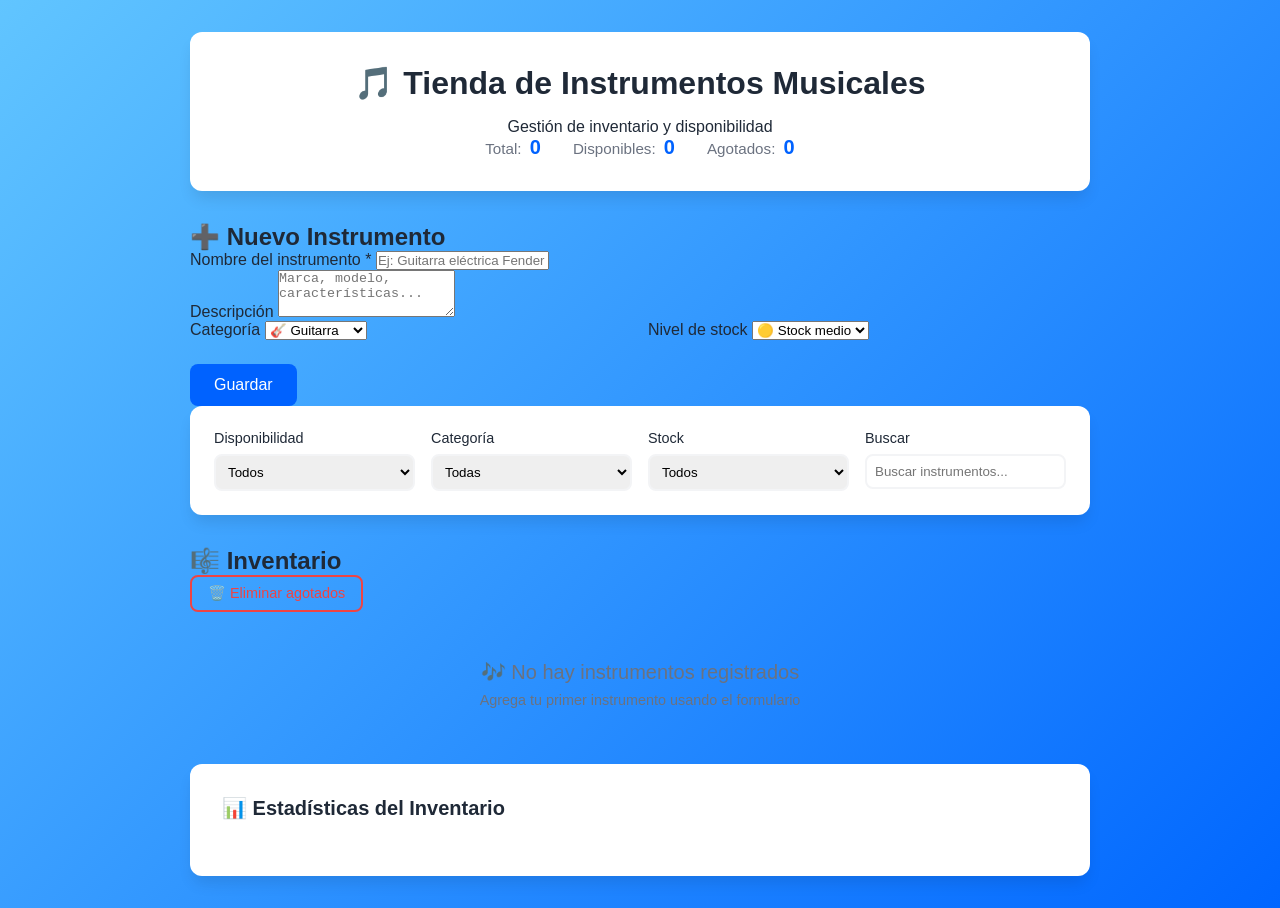
<file: week-2/index.htm>
<!DOCTYPE html>
<html lang="es">
<head>
  <meta charset="UTF-8" />
  <meta name="viewport" content="width=device-width, initial-scale=1.0" />
  <title>Tienda de Instrumentos Musicales</title>
  <link rel="stylesheet" href="style.css" />
</head>
<body>
  <div class="container">

    <!-- Header -->
    <header class="header">
      <h1>🎵 Tienda de Instrumentos Musicales</h1>
      <p class="subtitle">Gestión de inventario y disponibilidad</p>

      <div class="stats-summary">
        <span class="stat">Total: <strong id="stat-total">0</strong></span>
        <span class="stat">Disponibles: <strong id="stat-active">0</strong></span>
        <span class="stat">Agotados: <strong id="stat-inactive">0</strong></span>
      </div>
    </header>

    <!-- Formulario -->
    <section class="form-section">
      <h2 id="form-title">➕ Nuevo Instrumento</h2>

      <form id="item-form" class="item-form">
        <div class="form-group">
          <label for="item-name">Nombre del instrumento *</label>
          <input
            type="text"
            id="item-name"
            placeholder="Ej: Guitarra eléctrica Fender"
            required
          />
        </div>

        <div class="form-group">
          <label for="item-description">Descripción</label>
          <textarea
            id="item-description"
            rows="3"
            placeholder="Marca, modelo, características..."
          ></textarea>
        </div>

        <div class="form-row">
          <div class="form-group">
            <label for="item-category">Categoría</label>
            <select id="item-category">
              <option value="guitar">🎸 Guitarra</option>
              <option value="keyboard">🎹 Teclado</option>
              <option value="percussion">🥁 Percusión</option>
              <option value="wind">🎷 Viento</option>
              <option value="strings">🎻 Cuerdas</option>
            </select>
          </div>

          <div class="form-group">
            <label for="item-priority">Nivel de stock</label>
            <select id="item-priority">
              <option value="high">🟢 Stock alto</option>
              <option value="medium" selected>🟡 Stock medio</option>
              <option value="low">🔴 Stock bajo</option>
            </select>
          </div>
        </div>

        <div class="form-actions">
          <button type="submit" class="btn btn-primary" id="submit-btn">
            Guardar
          </button>
          <button
            type="button"
            class="btn btn-secondary"
            id="cancel-btn"
            style="display: none"
          >
            Cancelar
          </button>
        </div>
      </form>
    </section>

    <!-- Filtros -->
    <section class="filters-section">
      <div class="filters">

        <div class="filter-group">
          <label for="filter-status">Disponibilidad</label>
          <select id="filter-status">
            <option value="all">Todos</option>
            <option value="active">Disponibles</option>
            <option value="inactive">Agotados</option>
          </select>
        </div>

        <div class="filter-group">
          <label for="filter-category">Categoría</label>
          <select id="filter-category">
            <option value="all">Todas</option>
            <option value="guitar">Guitarra</option>
            <option value="keyboard">Teclado</option>
            <option value="percussion">Percusión</option>
            <option value="wind">Viento</option>
            <option value="strings">Cuerdas</option>
          </select>
        </div>

        <div class="filter-group">
          <label for="filter-priority">Stock</label>
          <select id="filter-priority">
            <option value="all">Todos</option>
            <option value="high">Alto</option>
            <option value="medium">Medio</option>
            <option value="low">Bajo</option>
          </select>
        </div>

        <div class="filter-group search-group">
          <label for="search-input">Buscar</label>
          <input
            type="text"
            id="search-input"
            placeholder="Buscar instrumentos..."
          />
        </div>

      </div>
    </section>

    <!-- Lista -->
    <section class="items-section">
      <div class="items-header">
        <h2>🎼 Inventario</h2>
        <button class="btn btn-outline" id="clear-inactive">
          🗑️ Eliminar agotados
        </button>
      </div>

      <div id="item-list" class="item-list"></div>

      <div id="empty-state" class="empty-state">
        <p>🎶 No hay instrumentos registrados</p>
        <p class="empty-state-hint">
          Agrega tu primer instrumento usando el formulario
        </p>
      </div>
    </section>

    <!-- Estadísticas -->
    <section class="detailed-stats">
      <h3>📊 Estadísticas del Inventario</h3>
      <div id="stats-details" class="stats-grid"></div>
    </section>

  </div>

  <!-- Script principal -->
  <script src="starter/script.js"></script>
</body>
</html>
</file>
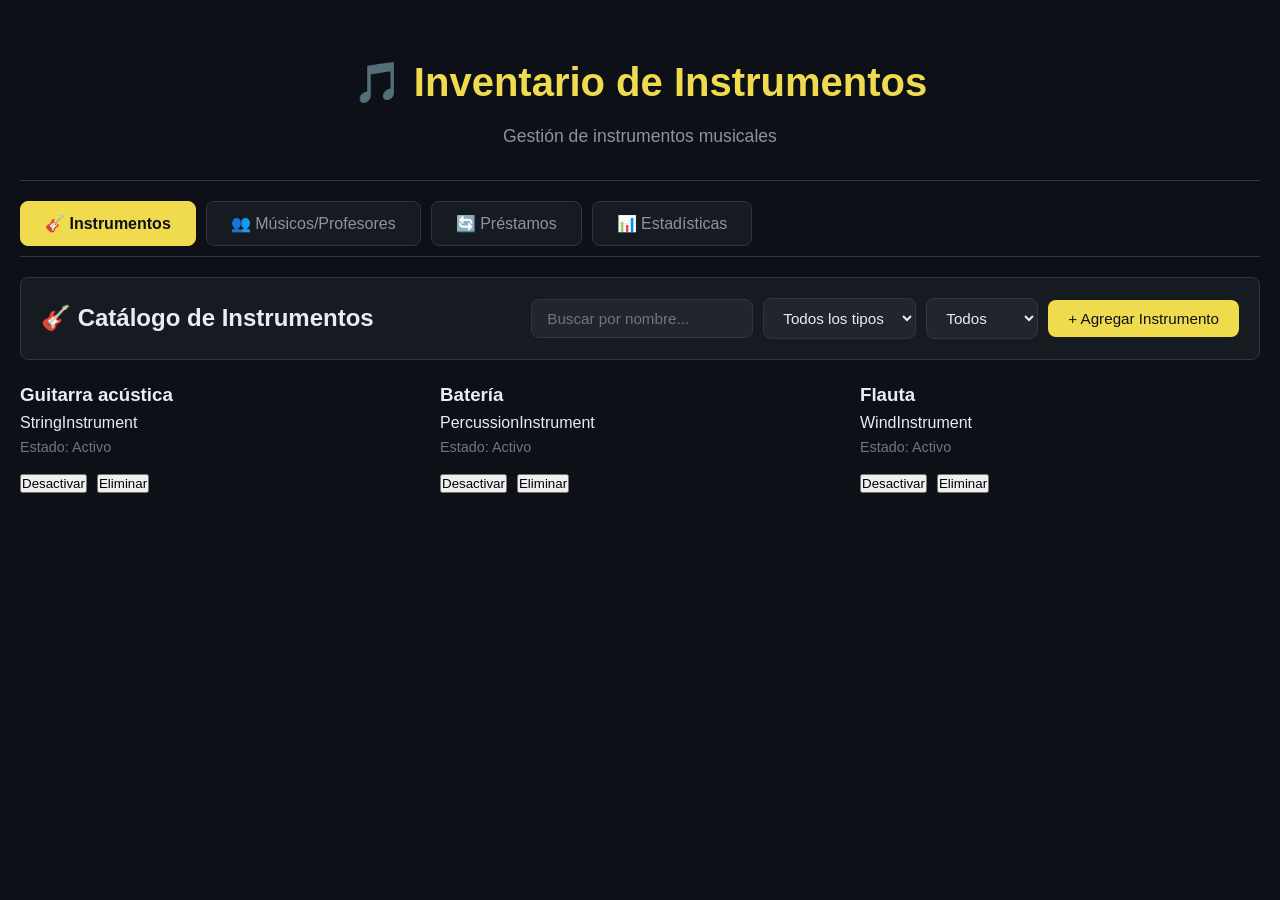
<file: week-3/index.htm>
<!DOCTYPE html>
<html lang="es">
  <head>
    <meta charset="UTF-8" />
    <meta name="viewport" content="width=device-width, initial-scale=1.0" />
    <!-- TODO: Cambia el título según tu dominio -->
    <title>🎵 Inventario Musical</title>
    <link rel="stylesheet" href="styles.css" />
  </head>
  <body>
    <!--
      ============================================
      NOTA PARA EL APRENDIZ:
      ============================================
      Este HTML es una plantilla genérica.
      Debes adaptarlo a tu dominio asignado:

      1. Cambia todos los textos genéricos
      2. Cambia las pestañas según tu sistema
      3. Adapta los filtros a tu dominio
      4. Cambia emojis para coherencia visual

      EJEMPLO (Planetario - NO es un dominio asignable):
      - Pestañas: Catálogo, Visitantes, Observaciones, Estadísticas
      - Filtros: Tipo (Planeta/Estrella), Estado (Visible/No visible)
      ============================================
    -->

    <div class="app-container">
      <!-- Header -->
      <header class="header">
        <!-- TODO: Cambia el título y emoji según tu dominio -->
        <h1>🎵 Inventario de Instrumentos</h1>
        <p class="subtitle">Gestión de instrumentos musicales</p>
      </header>

      <!-- Navigation Tabs -->
      <nav class="tabs">
        <!-- TODO: Adapta las pestañas a tu dominio -->
        <button class="tab-btn active" data-tab="catalog">
          🎸 Instrumentos
        </button>
        <button class="tab-btn" data-tab="users">
          👥 Músicos/Profesores
        </button>
        <button class="tab-btn" data-tab="transactions">
          🔄 Préstamos
        </button>
        <button class="tab-btn" data-tab="stats">
          📊 Estadísticas
        </button>
      </nav>

      <!-- Tab Content -->
      <main class="tab-content">
        <!-- Catalog Tab -->
        <section id="catalog" class="tab-panel active">
          <div class="panel-header">
            <h2>🎸 Catálogo de Instrumentos</h2>
            <div class="actions">
              <input
                type="text"
                id="search-input"
                placeholder="Buscar por nombre..."
              />
              <!-- TODO: Adapta los tipos a tu dominio -->
              <select id="filter-type">
                <option value="all">Todos los tipos</option>
                <option value="StringInstrument">Cuerda</option>
                <option value="PercussionInstrument">Percusión</option>
                <option value="WindInstrument">Viento</option>
              </select>
              <select id="filter-status">
                <option value="all">Todos</option>
                <option value="active">Activos</option>
                <option value="inactive">Inactivos</option>
              </select>
              <button id="add-item-btn" class="btn btn-primary">
                + Agregar Instrumento
              </button>
            </div>
          </div>
          <div id="item-list" class="items-grid">
            <!-- Los instrumentos se renderizarán aquí con JavaScript -->
          </div>
          <div id="empty-state" class="empty-state" style="display: none;">
            <p>📭 No hay instrumentos en el inventario</p>
            <p class="hint">Agrega tu primer instrumento usando el botón superior</p>
          </div>
        </section>

        <!-- Users Tab -->
        <section id="users" class="tab-panel">
          <div class="panel-header">
            <h2>👥 Músicos y Profesores</h2>
            <div class="actions">
              <input
                type="text"
                id="search-users"
                placeholder="Buscar usuario..."
              />
              <!-- TODO: Adapta los roles a tu dominio -->
              <select id="filter-role">
                <option value="all">Todos los roles</option>
                <option value="Musician">Músico</option>
                <option value="Instructor">Instructor</option>
              </select>
              <button id="add-user-btn" class="btn btn-primary">
                + Agregar Usuario
              </button>
            </div>
          </div>
          <div id="user-list" class="users-grid">
            <!-- Los usuarios se renderizarán aquí -->
          </div>
        </section>

        <!-- Transactions Tab -->
        <section id="transactions" class="tab-panel">
          <div class="panel-header">
            <!-- TODO: Cambia "Transacciones" por el término de tu dominio -->
            <h2>🔄 Historial de Préstamos</h2>
          </div>
          <div id="transaction-list" class="transactions-list">
            <!-- Las transacciones se renderizarán aquí -->
          </div>
        </section>

        <!-- Stats Tab -->
        <section id="stats" class="tab-panel">
          <div class="panel-header">
            <h2>📊 Estadísticas del Sistema</h2>
          </div>
          <div id="stats-container" class="stats-grid">
            <div class="stat-card">
              <span class="stat-value" id="stat-total">0</span>
              <span class="stat-label">Total Instrumentos</span>
            </div>
            <div class="stat-card">
              <span class="stat-value" id="stat-active">0</span>
              <span class="stat-label">Activos</span>
            </div>
            <div class="stat-card">
              <span class="stat-value" id="stat-inactive">0</span>
              <span class="stat-label">Inactivos</span>
            </div>
            <div class="stat-card">
              <span class="stat-value" id="stat-users">0</span>
              <span class="stat-label">Usuarios</span>
            </div>
          </div>
          <div id="stats-details" class="stats-details">
            <!-- Estadísticas detalladas por tipo -->
          </div>
        </section>
      </main>

      <!-- Modal para agregar/editar instrumentos -->
      <div id="item-modal" class="modal" style="display: none;">
        <div class="modal-content">
          <div class="modal-header">
            <h3 id="modal-title">Agregar Instrumento</h3>
            <button class="close-btn" id="close-modal">&times;</button>
          </div>
          <form id="item-form" class="modal-form">
            <!-- Selector de tipo -->
            <div class="form-group">
              <label for="item-type">Tipo de Instrumento</label>
              <select id="item-type" required>
                <!-- TODO: Adapta los tipos a tu dominio -->
                <option value="">Selecciona un tipo</option>
                <option value="StringInstrument">Cuerda</option>
                <option value="PercussionInstrument">Percusión</option>
                <option value="WindInstrument">Viento</option>
              </select>
            </div>

            <!-- Campos base -->
            <div class="form-group">
              <label for="item-name">Nombre *</label>
              <input type="text" id="item-name" required />
            </div>


            <div class="form-actions">
              <button type="submit" class="btn btn-primary">Guardar</button>
              <button type="button" class="btn btn-secondary" id="cancel-btn">
                Cancelar
              </button>
            </div>
          </form>
        </div>
      </div>

      <!-- Modal para agregar usuarios -->
      <div id="user-modal" class="modal" style="display: none;">
        <div class="modal-content">
          <div class="modal-header">
            <h3>Agregar Usuario</h3>
            <button class="close-btn" id="close-user-modal">&times;</button>
          </div>
          <form id="user-form" class="modal-form">
            <div class="form-group">
              <label for="user-role">Rol</label>
              <select id="user-role" required>
                <option value="">Selecciona un rol</option>
                <option value="Musician">Músico</option>
                <option value="Instructor">Instructor</option>
              </select>
            </div>

            <div class="form-group">
              <label for="user-name">Nombre *</label>
              <input type="text" id="user-name" required />
            </div>

            <div class="form-group">
              <label for="user-email">Email *</label>
              <input type="email" id="user-email" required />
            </div>

            <div class="form-actions">
              <button type="submit" class="btn btn-primary">Guardar</button>
              <button type="button" class="btn btn-secondary" id="cancel-user-btn">
                Cancelar
              </button>
            </div>
          </form>
        </div>
      </div>
    </div>

    <!-- Script principal -->
    <script src="starter/script.js"></script>
  </body>
</html>
</file>
<file: week-2/style.css>
/* ===================================
   Variables CSS y Reset
   =================================== */

:root {
  --color-primary: hsl(217, 100%, 50%);
  --color-secondary: #f65c5c;
  --color-success: #10b981;
  --color-warning: #f59e0b;
  --color-danger: #ef4444;
  --color-dark: #1f2937;
  --color-gray: #6b7280;
  --color-light: #f3f4f6;
  --color-white: #ffffff;

  --priority-high: #ef4444;
  --priority-medium: #f59e0b;
  --priority-low: #10b981;

  --shadow-sm: 0 1px 2px 0 rgba(0, 0, 0, 0.05);
  --shadow-md: 0 4px 6px -1px rgba(0, 0, 0, 0.1);
  --shadow-lg: 0 10px 15px -3px rgba(0, 0, 0, 0.1);

  --radius-sm: 0.375rem;
  --radius-md: 0.5rem;
  --radius-lg: 0.75rem;
}

* {
  margin: 0;
  padding: 0;
  box-sizing: border-box;
}

body {
  font-family: -apple-system, BlinkMacSystemFont, 'Segoe UI', Roboto, 'Helvetica Neue', Arial, sans-serif;
  background: linear-gradient(135deg, #61c5ff 0%, #0066ff 100%);
  min-height: 100vh;
  padding: 2rem 1rem;
  color: var(--color-dark);
}

/* ===================================
   Container
   =================================== */

.container {
  max-width: 900px;
  margin: 0 auto;
}

/* ===================================
   Header
   =================================== */

.header {
  background: var(--color-white);
  padding: 2rem;
  border-radius: var(--radius-lg);
  box-shadow: var(--shadow-lg);
  margin-bottom: 2rem;
  text-align: center;
}

.header h1 {
  font-size: 2rem;
  margin-bottom: 1rem;
  color: var(--color-dark);
}

.stats-summary {
  display: flex;
  gap: 2rem;
  justify-content: center;
  flex-wrap: wrap;
}

.stat {
  color: var(--color-gray);
  font-size: 0.95rem;
}

.stat strong {
  color: var(--color-primary);
  font-size: 1.25rem;
  margin-left: 0.25rem;
}

/* ===================================
   Task Form
   =================================== */

.task-form-section {
  background: var(--color-white);
  padding: 2rem;
  border-radius: var(--radius-lg);
  box-shadow: var(--shadow-lg);
  margin-bottom: 2rem;
}

.task-form-section h2 {
  margin-bottom: 1.5rem;
  color: var(--color-dark);
  font-size: 1.5rem;
}

.task-form .form-group {
  margin-bottom: 1.25rem;
}

.task-form label {
  display: block;
  margin-bottom: 0.5rem;
  color: var(--color-dark);
  font-weight: 500;
  font-size: 0.9rem;
}

.task-form input[type="text"],
.task-form textarea,
.task-form select {
  width: 100%;
  padding: 0.75rem;
  border: 2px solid var(--color-light);
  border-radius: var(--radius-md);
  font-size: 1rem;
  font-family: inherit;
  transition: border-color 0.2s;
}

.task-form input:focus,
.task-form textarea:focus,
.task-form select:focus {
  outline: none;
  border-color: var(--color-primary);
}

.task-form textarea {
  resize: vertical;
}

.form-row {
  display: grid;
  grid-template-columns: repeat(auto-fit, minmax(200px, 1fr));
  gap: 1rem;
}

.form-actions {
  display: flex;
  gap: 1rem;
  margin-top: 1.5rem;
}

/* ===================================
   Buttons
   =================================== */

.btn {
  padding: 0.75rem 1.5rem;
  border: none;
  border-radius: var(--radius-md);
  font-size: 1rem;
  font-weight: 500;
  cursor: pointer;
  transition: all 0.2s;
  font-family: inherit;
}

.btn-primary {
  background: var(--color-primary);
  color: var(--color-white);
}

.btn-primary:hover {
  background: #2563eb;
  transform: translateY(-1px);
  box-shadow: var(--shadow-md);
}

.btn-secondary {
  background: var(--color-gray);
  color: var(--color-white);
}

.btn-secondary:hover {
  background: #4b5563;
}

.btn-outline {
  background: transparent;
  border: 2px solid var(--color-danger);
  color: var(--color-danger);
  padding: 0.5rem 1rem;
  font-size: 0.9rem;
}

.btn-outline:hover {
  background: var(--color-danger);
  color: var(--color-white);
}

.btn-sm {
  padding: 0.5rem 0.75rem;
  font-size: 0.875rem;
}

/* ===================================
   Filters
   =================================== */

.filters-section {
  background: var(--color-white);
  padding: 1.5rem;
  border-radius: var(--radius-lg);
  box-shadow: var(--shadow-lg);
  margin-bottom: 2rem;
}

.filters {
  display: grid;
  grid-template-columns: repeat(auto-fit, minmax(200px, 1fr));
  gap: 1rem;
}

.filter-group {
  display: flex;
  flex-direction: column;
  gap: 0.5rem;
}

.filter-group label {
  font-weight: 500;
  font-size: 0.9rem;
  color: var(--color-dark);
}

.filter-group select,
.filter-group input {
  padding: 0.5rem;
  border: 2px solid var(--color-light);
  border-radius: var(--radius-md);
  font-family: inherit;
}

.search-group input {
  width: 100%;
}

/* ===================================
   Tasks Section
   =================================== */

.tasks-section {
  background: var(--color-white);
  padding: 2rem;
  border-radius: var(--radius-lg);
  box-shadow: var(--shadow-lg);
  margin-bottom: 2rem;
}

.tasks-header {
  display: flex;
  justify-content: space-between;
  align-items: center;
  margin-bottom: 1.5rem;
}

.tasks-header h2 {
  font-size: 1.5rem;
  color: var(--color-dark);
}

.task-list {
  display: flex;
  flex-direction: column;
  gap: 1rem;
}

/* Task Item */
.task-item {
  background: var(--color-light);
  border-left: 4px solid var(--color-primary);
  border-radius: var(--radius-md);
  padding: 1.25rem;
  display: flex;
  gap: 1rem;
  align-items: flex-start;
  transition: all 0.2s;
}

.task-item:hover {
  transform: translateX(4px);
  box-shadow: var(--shadow-md);
}

.task-item.completed {
  opacity: 0.6;
}

.task-item.completed .task-content h3 {
  text-decoration: line-through;
}

.task-item.priority-high {
  border-left-color: var(--priority-high);
}

.task-item.priority-medium {
  border-left-color: var(--priority-medium);
}

.task-item.priority-low {
  border-left-color: var(--priority-low);
}

.task-checkbox {
  width: 20px;
  height: 20px;
  margin-top: 0.25rem;
  cursor: pointer;
  flex-shrink: 0;
}

.task-content {
  flex: 1;
}

.task-content h3 {
  font-size: 1.1rem;
  margin-bottom: 0.5rem;
  color: var(--color-dark);
}

.task-content p {
  color: var(--color-gray);
  font-size: 0.9rem;
  margin-bottom: 0.75rem;
  line-height: 1.5;
}

.task-meta {
  display: flex;
  gap: 0.75rem;
  flex-wrap: wrap;
  margin-bottom: 0.75rem;
}

.task-badge {
  display: inline-block;
  padding: 0.25rem 0.75rem;
  border-radius: var(--radius-sm);
  font-size: 0.75rem;
  font-weight: 500;
  text-transform: uppercase;
}

.badge-category {
  background: var(--color-primary);
  color: var(--color-white);
}

.badge-priority {
  color: var(--color-white);
}

.badge-priority.priority-high {
  background: var(--priority-high);
}

.badge-priority.priority-medium {
  background: var(--priority-medium);
}

.badge-priority.priority-low {
  background: var(--priority-low);
}

.task-date {
  font-size: 0.8rem;
  color: var(--color-gray);
}

.task-actions {
  display: flex;
  gap: 0.5rem;
  flex-shrink: 0;
}

.task-actions button {
  padding: 0.5rem;
  border: none;
  background: transparent;
  cursor: pointer;
  font-size: 1.25rem;
  border-radius: var(--radius-sm);
  transition: all 0.2s;
}

.task-actions button:hover {
  background: var(--color-white);
}

.btn-edit:hover {
  color: var(--color-primary);
}

.btn-delete:hover {
  color: var(--color-danger);
}

/* Empty State */
.empty-state {
  text-align: center;
  padding: 3rem;
  color: var(--color-gray);
  display: none;
}

.empty-state.show {
  display: block;
}

.empty-state p {
  font-size: 1.25rem;
  margin-bottom: 0.5rem;
}

.empty-state-hint {
  font-size: 0.9rem !important;
  color: var(--color-gray);
}

/* ===================================
   Detailed Stats
   =================================== */

.detailed-stats {
  background: var(--color-white);
  padding: 2rem;
  border-radius: var(--radius-lg);
  box-shadow: var(--shadow-lg);
}

.detailed-stats h3 {
  margin-bottom: 1.5rem;
  color: var(--color-dark);
  font-size: 1.25rem;
}

.stats-grid {
  display: grid;
  grid-template-columns: repeat(auto-fit, minmax(200px, 1fr));
  gap: 1rem;
}

.stat-card {
  background: var(--color-light);
  padding: 1.25rem;
  border-radius: var(--radius-md);
  text-align: center;
}

.stat-card h4 {
  font-size: 0.9rem;
  color: var(--color-gray);
  margin-bottom: 0.5rem;
  text-transform: uppercase;
  letter-spacing: 0.5px;
}

.stat-card p {
  font-size: 2rem;
  font-weight: bold;
  color: var(--color-primary);
}

/* ===================================
   Responsive
   =================================== */

@media (max-width: 768px) {
  body {
    padding: 1rem;
  }

  .header h1 {
    font-size: 1.5rem;
  }

  .stats-summary {
    gap: 1rem;
  }

  .filters {
    grid-template-columns: 1fr;
  }

  .tasks-header {
    flex-direction: column;
    align-items: flex-start;
    gap: 1rem;
  }

  .task-item {
    flex-direction: column;
  }

  .task-actions {
    width: 100%;
    justify-content: flex-end;
  }
}
</file>
<file: week-3/styles.css>
/* ============================================
   BIBLIOTECA - ESTILOS
   ============================================ */

/* Variables CSS */
:root {
  --bg-primary: #0d1117;
  --bg-secondary: #161b22;
  --bg-tertiary: #21262d;
  --text-primary: #e6edf3;
  --text-secondary: #8b949e;
  --text-muted: #6e7681;
  --accent-yellow: #f0db4f;
  --accent-green: #3fb950;
  --accent-red: #f85149;
  --accent-blue: #58a6ff;
  --accent-orange: #d29922;
  --border-color: #30363d;
  --shadow: 0 4px 6px rgba(0, 0, 0, 0.3);
  --radius: 8px;
  --transition: all 0.2s ease;
}

/* Reset */
* {
  margin: 0;
  padding: 0;
  box-sizing: border-box;
}

body {
  font-family: -apple-system, BlinkMacSystemFont, 'Segoe UI', Roboto, Oxygen,
    Ubuntu, sans-serif;
  background-color: var(--bg-primary);
  color: var(--text-primary);
  line-height: 1.6;
  min-height: 100vh;
}

/* App Container */
.app-container {
  max-width: 1400px;
  margin: 0 auto;
  padding: 20px;
}

/* Header */
.header {
  text-align: center;
  padding: 30px 0;
  border-bottom: 1px solid var(--border-color);
  margin-bottom: 20px;
}

.header h1 {
  font-size: 2.5rem;
  color: var(--accent-yellow);
  margin-bottom: 8px;
}

.subtitle {
  color: var(--text-secondary);
  font-size: 1.1rem;
}

/* Navigation Tabs */
.tabs {
  display: flex;
  gap: 10px;
  margin-bottom: 20px;
  border-bottom: 1px solid var(--border-color);
  padding-bottom: 10px;
}

.tab-btn {
  padding: 12px 24px;
  background: var(--bg-secondary);
  border: 1px solid var(--border-color);
  border-radius: var(--radius);
  color: var(--text-secondary);
  font-size: 1rem;
  cursor: pointer;
  transition: var(--transition);
}

.tab-btn:hover {
  background: var(--bg-tertiary);
  color: var(--text-primary);
}

.tab-btn.active {
  background: var(--accent-yellow);
  color: var(--bg-primary);
  border-color: var(--accent-yellow);
  font-weight: 600;
}

/* Tab Content */
.tab-panel {
  display: none;
}

.tab-panel.active {
  display: block;
}

/* Panel Header */
.panel-header {
  display: flex;
  justify-content: space-between;
  align-items: center;
  flex-wrap: wrap;
  gap: 15px;
  margin-bottom: 20px;
  padding: 20px;
  background: var(--bg-secondary);
  border-radius: var(--radius);
  border: 1px solid var(--border-color);
}

.panel-header h2 {
  color: var(--text-primary);
  font-size: 1.5rem;
}

.actions {
  display: flex;
  gap: 10px;
  flex-wrap: wrap;
  align-items: center;
}

/* Inputs and Selects */
input[type='text'],
input[type='email'],
input[type='number'],
input[type='date'],
select,
textarea {
  padding: 10px 15px;
  background: var(--bg-tertiary);
  border: 1px solid var(--border-color);
  border-radius: var(--radius);
  color: var(--text-primary);
  font-size: 0.95rem;
  transition: var(--transition);
}

input:focus,
select:focus,
textarea:focus {
  outline: none;
  border-color: var(--accent-yellow);
  box-shadow: 0 0 0 2px rgba(240, 219, 79, 0.2);
}

input::placeholder {
  color: var(--text-muted);
}

/* Buttons */
.btn {
  padding: 10px 20px;
  border: none;
  border-radius: var(--radius);
  font-size: 0.95rem;
  font-weight: 500;
  cursor: pointer;
  transition: var(--transition);
  display: inline-flex;
  align-items: center;
  gap: 5px;
}

.btn-primary {
  background: var(--accent-yellow);
  color: var(--bg-primary);
}

.btn-primary:hover {
  background: #d4c144;
  transform: translateY(-1px);
}

.btn-secondary {
  background: var(--bg-tertiary);
  color: var(--text-primary);
  border: 1px solid var(--border-color);
}

.btn-secondary:hover {
  background: var(--border-color);
}

.btn-success {
  background: var(--accent-green);
  color: var(--bg-primary);
}

.btn-success:hover {
  background: #2ea043;
}

.btn-danger {
  background: var(--accent-red);
  color: white;
}

.btn-danger:hover {
  background: #da3633;
}

.btn-warning {
  background: var(--accent-orange);
  color: var(--bg-primary);
}

.btn-warning:hover {
  background: #bb8009;
}

.btn-small {
  padding: 6px 12px;
  font-size: 0.85rem;
}

/* Items Grid */
.items-grid {
  display: grid;
  grid-template-columns: repeat(auto-fill, minmax(300px, 1fr));
  gap: 20px;
}

/* Item Card */
.item-card {
  background: var(--bg-secondary);
  border: 1px solid var(--border-color);
  border-radius: var(--radius);
  padding: 20px;
  transition: var(--transition);
}

.item-card:hover {
  border-color: var(--accent-yellow);
  transform: translateY(-2px);
  box-shadow: var(--shadow);
}

.item-card-header {
  display: flex;
  justify-content: space-between;
  align-items: flex-start;
  margin-bottom: 12px;
}

.item-type {
  font-size: 0.75rem;
  padding: 4px 10px;
  border-radius: 20px;
  font-weight: 600;
  text-transform: uppercase;
}

.item-type.book {
  background: rgba(88, 166, 255, 0.2);
  color: var(--accent-blue);
}

.item-type.magazine {
  background: rgba(210, 153, 34, 0.2);
  color: var(--accent-orange);
}

.item-type.dvd {
  background: rgba(248, 81, 73, 0.2);
  color: var(--accent-red);
}

.item-type.audiobook {
  background: rgba(63, 185, 80, 0.2);
  color: var(--accent-green);
}

.availability-badge {
  font-size: 0.75rem;
  padding: 4px 10px;
  border-radius: 20px;
  font-weight: 600;
}

.availability-badge.available {
  background: rgba(63, 185, 80, 0.2);
  color: var(--accent-green);
}

.availability-badge.borrowed {
  background: rgba(248, 81, 73, 0.2);
  color: var(--accent-red);
}

.item-title {
  font-size: 1.2rem;
  font-weight: 600;
  margin-bottom: 8px;
  color: var(--text-primary);
}

.item-author {
  color: var(--text-secondary);
  margin-bottom: 12px;
}

.item-details {
  font-size: 0.9rem;
  color: var(--text-muted);
  margin-bottom: 15px;
}

.item-details p {
  margin-bottom: 4px;
}

.item-actions {
  display: flex;
  gap: 10px;
}

/* Members Grid */
.members-grid {
  display: grid;
  grid-template-columns: repeat(auto-fill, minmax(280px, 1fr));
  gap: 20px;
}

.member-card {
  background: var(--bg-secondary);
  border: 1px solid var(--border-color);
  border-radius: var(--radius);
  padding: 20px;
  transition: var(--transition);
}

.member-card:hover {
  border-color: var(--accent-blue);
}

.member-avatar {
  width: 60px;
  height: 60px;
  background: var(--accent-yellow);
  border-radius: 50%;
  display: flex;
  align-items: center;
  justify-content: center;
  font-size: 1.5rem;
  font-weight: bold;
  color: var(--bg-primary);
  margin-bottom: 15px;
}

.member-name {
  font-size: 1.1rem;
  font-weight: 600;
  margin-bottom: 5px;
}

.member-email {
  color: var(--text-secondary);
  font-size: 0.9rem;
  margin-bottom: 10px;
}

.member-stats {
  display: flex;
  gap: 15px;
  margin-bottom: 15px;
}

.member-stat {
  text-align: center;
}

.member-stat-value {
  font-size: 1.2rem;
  font-weight: 600;
  color: var(--accent-yellow);
}

.member-stat-label {
  font-size: 0.75rem;
  color: var(--text-muted);
  text-transform: uppercase;
}

.membership-badge {
  display: inline-block;
  padding: 4px 12px;
  border-radius: 20px;
  font-size: 0.75rem;
  font-weight: 600;
  text-transform: uppercase;
}

.membership-badge.standard {
  background: rgba(139, 148, 158, 0.2);
  color: var(--text-secondary);
}

.membership-badge.premium {
  background: rgba(240, 219, 79, 0.2);
  color: var(--accent-yellow);
}

.membership-badge.student {
  background: rgba(63, 185, 80, 0.2);
  color: var(--accent-green);
}

/* Loans Container */
.loans-container {
  display: grid;
  grid-template-columns: 1fr 1fr;
  gap: 20px;
}

@media (max-width: 900px) {
  .loans-container {
    grid-template-columns: 1fr;
  }
}

.loans-section {
  background: var(--bg-secondary);
  border: 1px solid var(--border-color);
  border-radius: var(--radius);
  padding: 20px;
}

.loans-section h3 {
  margin-bottom: 15px;
  color: var(--text-primary);
  padding-bottom: 10px;
  border-bottom: 1px solid var(--border-color);
}

.loans-list {
  display: flex;
  flex-direction: column;
  gap: 10px;
  max-height: 500px;
  overflow-y: auto;
}

.loan-card {
  background: var(--bg-tertiary);
  border: 1px solid var(--border-color);
  border-radius: var(--radius);
  padding: 15px;
}

.loan-card.overdue {
  border-color: var(--accent-red);
  background: rgba(248, 81, 73, 0.1);
}

.loan-header {
  display: flex;
  justify-content: space-between;
  align-items: center;
  margin-bottom: 10px;
}

.loan-item-title {
  font-weight: 600;
  color: var(--text-primary);
}

.loan-status {
  font-size: 0.75rem;
  padding: 3px 8px;
  border-radius: 10px;
}

.loan-status.active {
  background: rgba(88, 166, 255, 0.2);
  color: var(--accent-blue);
}

.loan-status.overdue {
  background: rgba(248, 81, 73, 0.2);
  color: var(--accent-red);
}

.loan-status.returned {
  background: rgba(63, 185, 80, 0.2);
  color: var(--accent-green);
}

.loan-info {
  font-size: 0.9rem;
  color: var(--text-secondary);
}

.loan-info p {
  margin-bottom: 4px;
}

.loan-actions {
  margin-top: 10px;
  display: flex;
  gap: 10px;
}

/* Stats Grid */
.stats-grid {
  display: grid;
  grid-template-columns: repeat(auto-fit, minmax(180px, 1fr));
  gap: 20px;
  margin-bottom: 30px;
}

.stat-card {
  background: var(--bg-secondary);
  border: 1px solid var(--border-color);
  border-radius: var(--radius);
  padding: 25px;
  text-align: center;
  transition: var(--transition);
}

.stat-card:hover {
  transform: translateY(-2px);
  border-color: var(--accent-yellow);
}

.stat-card.warning {
  border-color: var(--accent-red);
}

.stat-icon {
  font-size: 2rem;
  margin-bottom: 10px;
}

.stat-value {
  font-size: 2.5rem;
  font-weight: 700;
  color: var(--accent-yellow);
  margin-bottom: 5px;
}

.stat-card.warning .stat-value {
  color: var(--accent-red);
}

.stat-label {
  color: var(--text-secondary);
  font-size: 0.9rem;
  text-transform: uppercase;
  letter-spacing: 0.5px;
}

.stats-breakdown {
  background: var(--bg-secondary);
  border: 1px solid var(--border-color);
  border-radius: var(--radius);
  padding: 20px;
}

.stats-breakdown h3 {
  margin-bottom: 15px;
  color: var(--text-primary);
}

.breakdown-grid {
  display: grid;
  grid-template-columns: repeat(auto-fit, minmax(150px, 1fr));
  gap: 15px;
}

.breakdown-item {
  display: flex;
  justify-content: space-between;
  align-items: center;
  padding: 12px 15px;
  background: var(--bg-tertiary);
  border-radius: var(--radius);
}

.breakdown-type {
  color: var(--text-secondary);
}

.breakdown-count {
  font-weight: 600;
  color: var(--accent-yellow);
}

/* Modals */
.modal {
  display: none;
  position: fixed;
  top: 0;
  left: 0;
  width: 100%;
  height: 100%;
  background: rgba(0, 0, 0, 0.7);
  z-index: 1000;
  align-items: center;
  justify-content: center;
}

.modal.active {
  display: flex;
}

.modal-content {
  background: var(--bg-secondary);
  border: 1px solid var(--border-color);
  border-radius: var(--radius);
  width: 90%;
  max-width: 500px;
  max-height: 90vh;
  overflow-y: auto;
}

.modal-header {
  display: flex;
  justify-content: space-between;
  align-items: center;
  padding: 20px;
  border-bottom: 1px solid var(--border-color);
}

.modal-header h3 {
  color: var(--text-primary);
}

.close-btn {
  background: none;
  border: none;
  color: var(--text-secondary);
  font-size: 1.5rem;
  cursor: pointer;
  transition: var(--transition);
}

.close-btn:hover {
  color: var(--accent-red);
}

/* Forms */
form {
  padding: 20px;
}

.form-group {
  margin-bottom: 20px;
}

.form-group label {
  display: block;
  margin-bottom: 8px;
  color: var(--text-secondary);
  font-weight: 500;
}

.form-group input,
.form-group select,
.form-group textarea {
  width: 100%;
}

.form-actions {
  display: flex;
  justify-content: flex-end;
  gap: 10px;
  margin-top: 25px;
  padding-top: 20px;
  border-top: 1px solid var(--border-color);
}

/* Empty State */
.empty-state {
  text-align: center;
  padding: 60px 20px;
  color: var(--text-muted);
}

.empty-state-icon {
  font-size: 4rem;
  margin-bottom: 15px;
}

.empty-state-text {
  font-size: 1.1rem;
}

/* Scrollbar */
::-webkit-scrollbar {
  width: 8px;
  height: 8px;
}

::-webkit-scrollbar-track {
  background: var(--bg-primary);
}

::-webkit-scrollbar-thumb {
  background: var(--border-color);
  border-radius: 4px;
}

::-webkit-scrollbar-thumb:hover {
  background: var(--text-muted);
}

/* Responsive */
@media (max-width: 768px) {
  .header h1 {
    font-size: 1.8rem;
  }

  .tabs {
    flex-wrap: wrap;
  }

  .tab-btn {
    flex: 1;
    min-width: 120px;
    text-align: center;
  }

  .panel-header {
    flex-direction: column;
    align-items: stretch;
  }

  .actions {
    flex-direction: column;
  }

  .items-grid {
    grid-template-columns: 1fr;
  }
}

/* Animations */
@keyframes fadeIn {
  from {
    opacity: 0;
    transform: translateY(-10px);
  }
  to {
    opacity: 1;
    transform: translateY(0);
  }
}

.item-card,
.member-card,
.loan-card {
  animation: fadeIn 0.3s ease;
}

/* Toast Notifications */
.toast-container {
  position: fixed;
  bottom: 20px;
  right: 20px;
  z-index: 2000;
  display: flex;
  flex-direction: column;
  gap: 10px;
}

.toast {
  padding: 15px 20px;
  border-radius: var(--radius);
  color: white;
  font-weight: 500;
  animation: slideIn 0.3s ease;
  display: flex;
  align-items: center;
  gap: 10px;
}

.toast.success {
  background: var(--accent-green);
}

.toast.error {
  background: var(--accent-red);
}

.toast.warning {
  background: var(--accent-orange);
}

.toast.info {
  background: var(--accent-blue);
}

@keyframes slideIn {
  from {
    transform: translateX(100%);
    opacity: 0;
  }
  to {
    transform: translateX(0);
    opacity: 1;
  }
}
</file>
